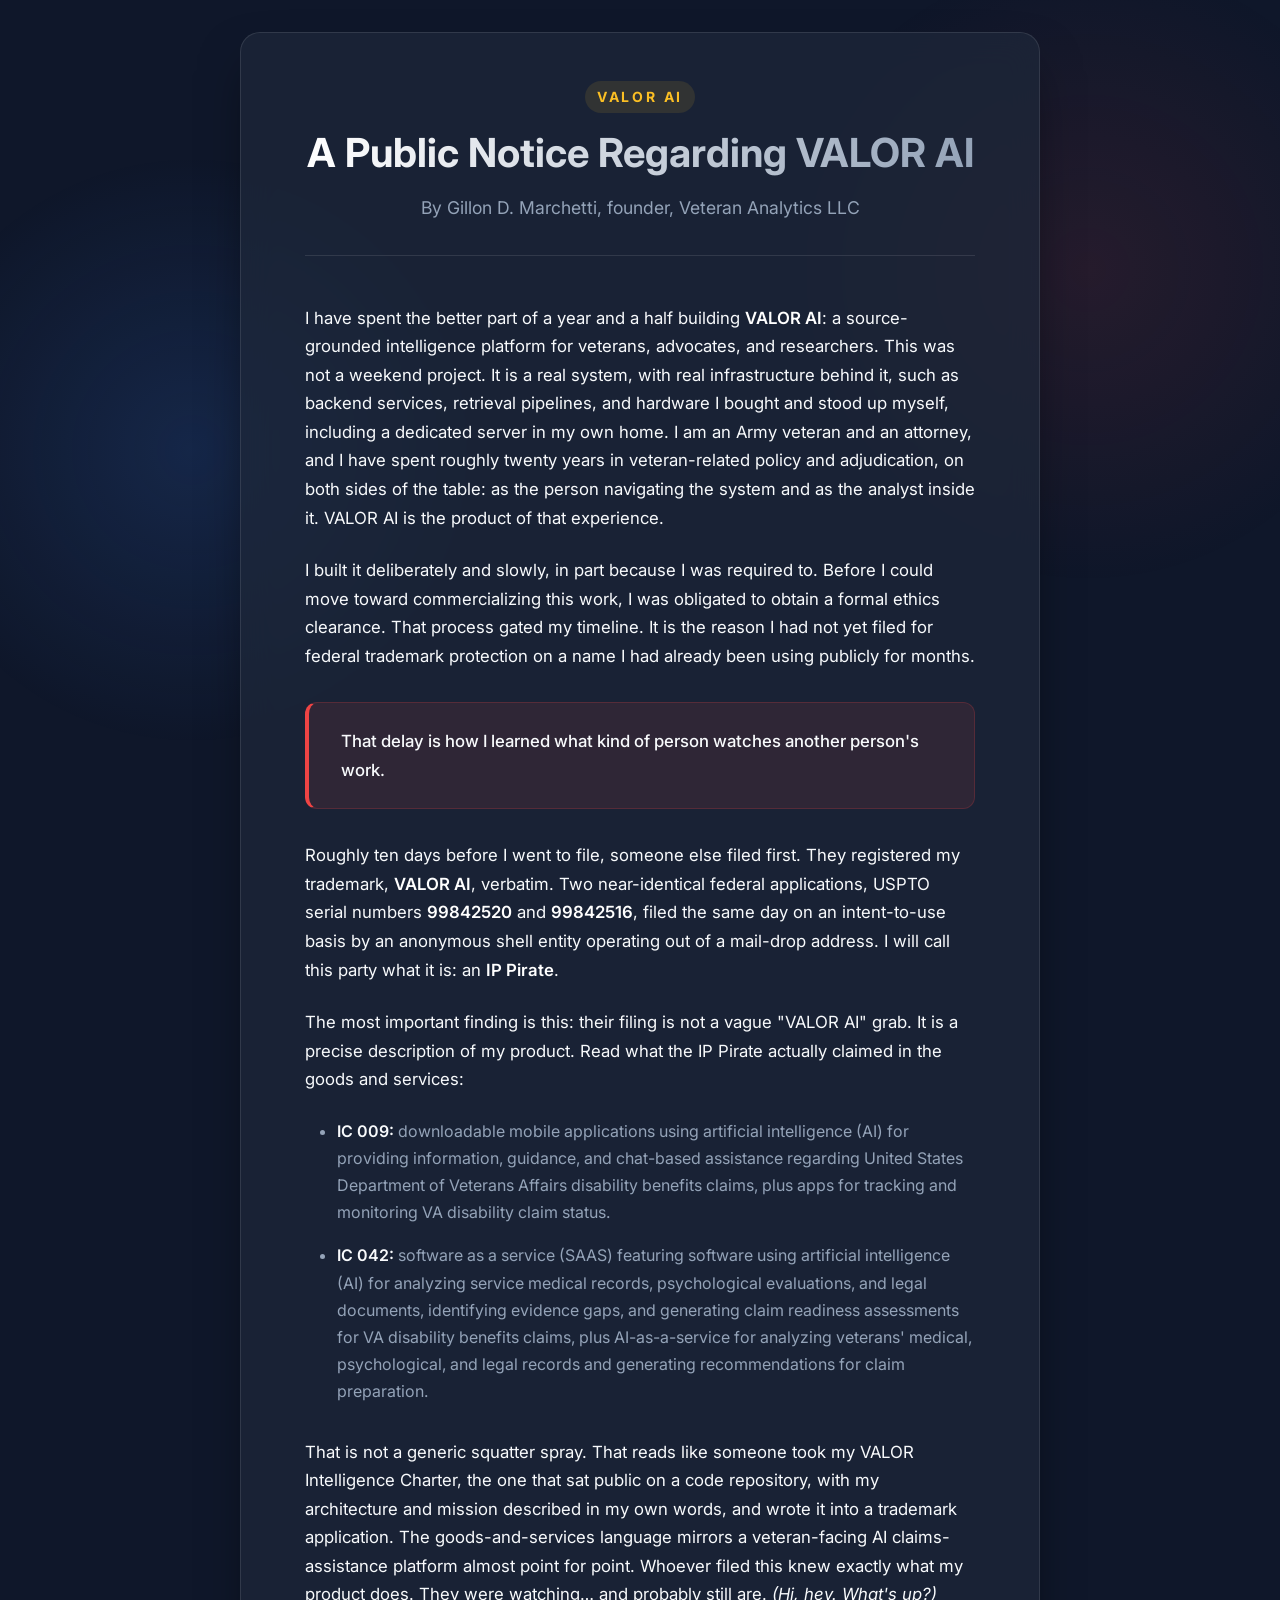
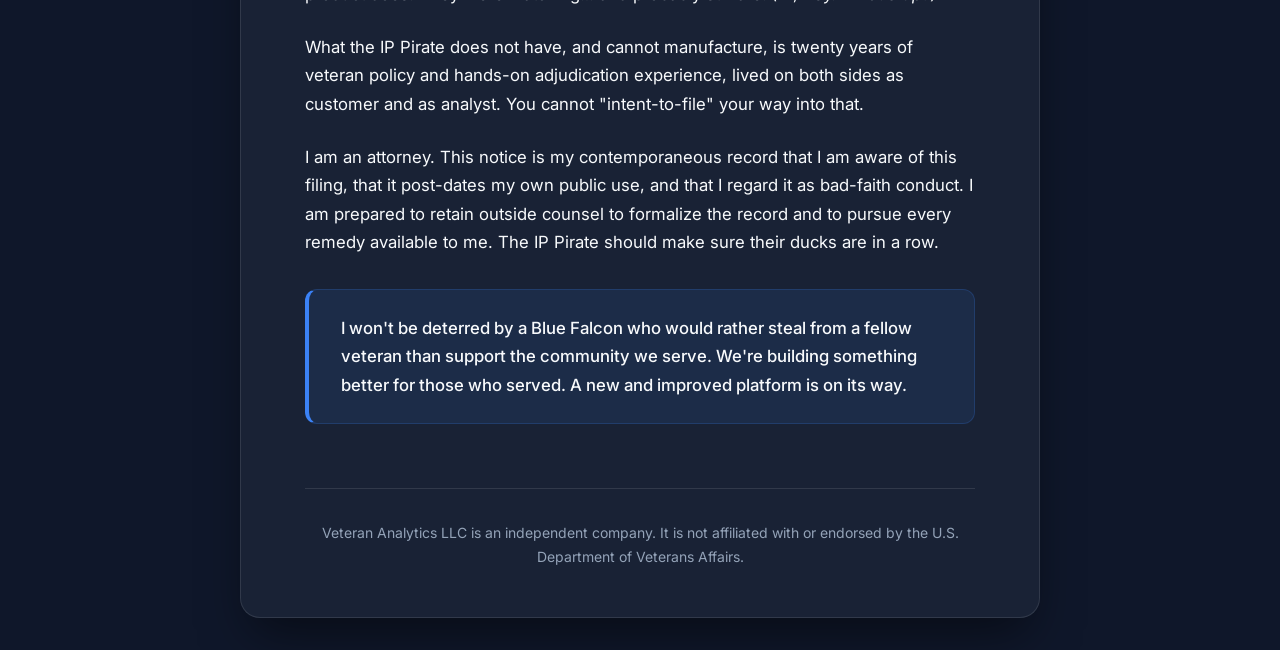
<file: index.html>
<!DOCTYPE html>
<html lang="en">
<head>
    <meta charset="UTF-8">
    <meta name="viewport" content="width=device-width, initial-scale=1.0">
    <title>A Public Notice Regarding VALOR AI</title>
    <meta name="description" content="Public notice by Gillon D. Marchetti regarding VALOR AI and trademark issues.">
    <link rel="stylesheet" href="styles.css">
    <link rel="preconnect" href="https://fonts.googleapis.com">
    <link rel="preconnect" href="https://fonts.gstatic.com" crossorigin>
    <link href="https://fonts.googleapis.com/css2?family=Inter:wght@400;500;600;700&display=swap" rel="stylesheet">
</head>
<body>
    <div class="background-overlay"></div>
    <main class="container">
        <header>
            <div class="logo">VALOR AI</div>
            <h1>A Public Notice Regarding VALOR AI</h1>
            <p class="author">By Gillon D. Marchetti, founder, Veteran Analytics LLC</p>
        </header>

        <section class="content">
            <p class="intro">
                I have spent the better part of a year and a half building <strong>VALOR AI</strong>: a source-grounded intelligence platform for veterans, advocates, and researchers. This was not a weekend project. It is a real system, with real infrastructure behind it, such as backend services, retrieval pipelines, and hardware I bought and stood up myself, including a dedicated server in my own home. I am an Army veteran and an attorney, and I have spent roughly twenty years in veteran-related policy and adjudication, on both sides of the table: as the person navigating the system and as the analyst inside it. VALOR AI is the product of that experience.
            </p>

            <p>
                I built it deliberately and slowly, in part because I was required to. Before I could move toward commercializing this work, I was obligated to obtain a formal ethics clearance. That process gated my timeline. It is the reason I had not yet filed for federal trademark protection on a name I had already been using publicly for months.
            </p>
            
            <div class="highlight-box alert">
                <p>That delay is how I learned what kind of person watches another person's work.</p>
            </div>

            <p>
                Roughly ten days before I went to file, someone else filed first. They registered my trademark, <strong>VALOR AI</strong>, verbatim. Two near-identical federal applications, USPTO serial numbers <a href="https://tmsearch.uspto.gov/search/search-results/99842520" target="_blank" rel="noopener noreferrer"><strong>99842520</strong></a> and <a href="https://tmsearch.uspto.gov/search/search-results/99842516" target="_blank" rel="noopener noreferrer"><strong>99842516</strong></a>, filed the same day on an intent-to-use basis by an anonymous shell entity operating out of a mail-drop address. I will call this party what it is: an <strong>IP Pirate</strong>.
            </p>

            <p>
                The most important finding is this: their filing is not a vague "VALOR AI" grab. It is a precise description of my product. Read what the IP Pirate actually claimed in the goods and services:
            </p>

            <ul class="claims-list">
                <li>
                    <strong>IC 009:</strong> downloadable mobile applications using artificial intelligence (AI) for providing information, guidance, and chat-based assistance regarding United States Department of Veterans Affairs disability benefits claims, plus apps for tracking and monitoring VA disability claim status.
                </li>
                <li>
                    <strong>IC 042:</strong> software as a service (SAAS) featuring software using artificial intelligence (AI) for analyzing service medical records, psychological evaluations, and legal documents, identifying evidence gaps, and generating claim readiness assessments for VA disability benefits claims, plus AI-as-a-service for analyzing veterans' medical, psychological, and legal records and generating recommendations for claim preparation.
                </li>
            </ul>

            <p>
                That is not a generic squatter spray. That reads like someone took my VALOR Intelligence Charter, the one that sat public on a code repository, with my architecture and mission described in my own words, and wrote it into a trademark application. The goods-and-services language mirrors a veteran-facing AI claims-assistance platform almost point for point. Whoever filed this knew exactly what my product does. They were watching… and probably still are. <em>(Hi, hey. What's up?)</em>
            </p>

            <p>
                What the IP Pirate does not have, and cannot manufacture, is twenty years of veteran policy and hands-on adjudication experience, lived on both sides as customer and as analyst. You cannot "intent-to-file" your way into that.
            </p>

            <p>
                I am an attorney. This notice is my contemporaneous record that I am aware of this filing, that it post-dates my own public use, and that I regard it as bad-faith conduct. I am prepared to retain outside counsel to formalize the record and to pursue every remedy available to me. The IP Pirate should make sure their ducks are in a row.
            </p>

            <div class="highlight-box action">
                <p>
                    I won't be deterred by a Blue Falcon who would rather steal from a fellow veteran than support the community we serve. We're building something better for those who served. A new and improved platform is on its way.
                </p>
            </div>
        </section>

        <footer>
            <p>
                Veteran Analytics LLC is an independent company. It is not affiliated with or endorsed by the U.S. Department of Veterans Affairs.
            </p>
        </footer>
    </main>

    <script src="script.js"></script>
</body>
</html>
</file>
<file: styles.css>
:root {
    --bg-dark: #0f172a;
    --bg-card: rgba(30, 41, 59, 0.7);
    --text-main: #f8fafc;
    --text-muted: #94a3b8;
    --accent-blue: #3b82f6;
    --accent-red: #ef4444;
    --accent-gold: #fbbf24;
    --border-color: rgba(255, 255, 255, 0.1);
}

* {
    box-sizing: border-box;
    margin: 0;
    padding: 0;
}

body {
    font-family: 'Inter', sans-serif;
    background-color: var(--bg-dark);
    color: var(--text-main);
    line-height: 1.7;
    min-height: 100vh;
    display: flex;
    justify-content: center;
    padding: 2rem 1rem;
    position: relative;
    overflow-x: hidden;
}

.background-overlay {
    position: fixed;
    top: 0;
    left: 0;
    width: 100vw;
    height: 100vh;
    background: radial-gradient(circle at 15% 50%, rgba(59, 130, 246, 0.15), transparent 25%),
                radial-gradient(circle at 85% 30%, rgba(239, 68, 68, 0.1), transparent 25%);
    z-index: -1;
    pointer-events: none;
}

.container {
    max-width: 800px;
    width: 100%;
    background: var(--bg-card);
    backdrop-filter: blur(16px);
    -webkit-backdrop-filter: blur(16px);
    border: 1px solid var(--border-color);
    border-radius: 20px;
    padding: 3rem 4rem;
    box-shadow: 0 25px 50px -12px rgba(0, 0, 0, 0.5);
    animation: fadeUp 0.8s cubic-bezier(0.16, 1, 0.3, 1) forwards;
    opacity: 0;
    transform: translateY(20px);
}

@keyframes fadeUp {
    to {
        opacity: 1;
        transform: translateY(0);
    }
}

header {
    text-align: center;
    margin-bottom: 3rem;
    padding-bottom: 2rem;
    border-bottom: 1px solid var(--border-color);
}

.logo {
    font-size: 0.875rem;
    font-weight: 700;
    letter-spacing: 0.2em;
    color: var(--accent-gold);
    text-transform: uppercase;
    margin-bottom: 1rem;
    display: inline-block;
    padding: 0.25rem 0.75rem;
    background: rgba(251, 191, 36, 0.1);
    border-radius: 9999px;
}

h1 {
    font-size: 2.5rem;
    font-weight: 700;
    line-height: 1.2;
    margin-bottom: 1rem;
    background: linear-gradient(to right, #fff, #94a3b8);
    -webkit-background-clip: text;
    -webkit-text-fill-color: transparent;
}

.author {
    color: var(--text-muted);
    font-size: 1.1rem;
}

section p {
    margin-bottom: 1.5rem;
    font-size: 1.05rem;
}

strong {
    color: #fff;
    font-weight: 600;
}

a {
    color: var(--accent-blue);
    text-decoration: none;
    border-bottom: 1px solid transparent;
    transition: border-color 0.2s, color 0.2s;
}

a:hover {
    color: #60a5fa;
    border-bottom-color: #60a5fa;
}

.highlight-box {
    padding: 1.5rem 2rem;
    border-radius: 12px;
    margin: 2rem 0;
    font-weight: 500;
    position: relative;
    overflow: hidden;
}

.highlight-box p {
    margin-bottom: 0;
    position: relative;
    z-index: 1;
}

.highlight-box.alert {
    background: rgba(239, 68, 68, 0.1);
    border: 1px solid rgba(239, 68, 68, 0.2);
    border-left: 4px solid var(--accent-red);
}

.highlight-box.action {
    background: rgba(59, 130, 246, 0.1);
    border: 1px solid rgba(59, 130, 246, 0.2);
    border-left: 4px solid var(--accent-blue);
}

.claims-list {
    margin: 1.5rem 0 2rem 2rem;
    color: var(--text-muted);
}

.claims-list li {
    margin-bottom: 1rem;
}

.claims-list strong {
    color: var(--text-main);
}

footer {
    margin-top: 4rem;
    padding-top: 2rem;
    border-top: 1px solid var(--border-color);
    text-align: center;
    font-size: 0.875rem;
    color: var(--text-muted);
}

@media (max-width: 768px) {
    .container {
        padding: 2rem;
    }
    h1 {
        font-size: 2rem;
    }
}
</file>
